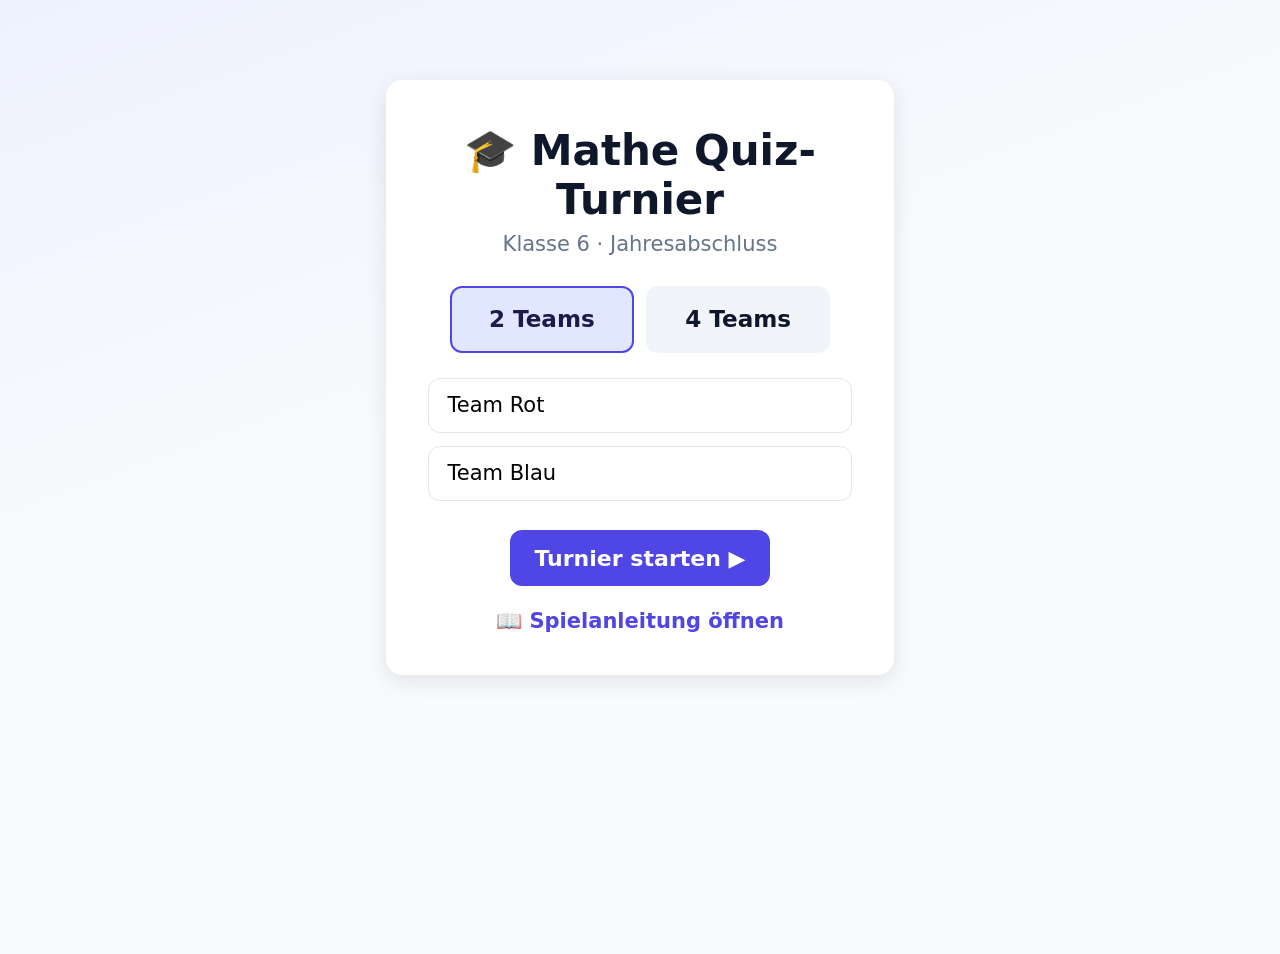
<file: index.html>
<!DOCTYPE html>
<html lang="de">
<head>
  <meta charset="utf-8">
  <meta name="viewport" content="width=device-width, initial-scale=1, viewport-fit=cover">
  <meta name="theme-color" content="#1e1b4b">
  <meta name="apple-mobile-web-app-capable" content="yes">
  <meta name="apple-mobile-web-app-status-bar-style" content="black-translucent">
  <title>Mathe Quiz-Turnier · Klasse 6</title>
  <link rel="manifest" href="manifest.webmanifest">
  <link rel="icon" href="icons/icon-192.png">
  <link rel="apple-touch-icon" href="icons/icon-192.png">
  <link rel="stylesheet" href="styles.css">
</head>
<body>
  <div id="app"></div>
  <script src="data.js"></script>
  <script src="app.js"></script>
</body>
</html>
</file>
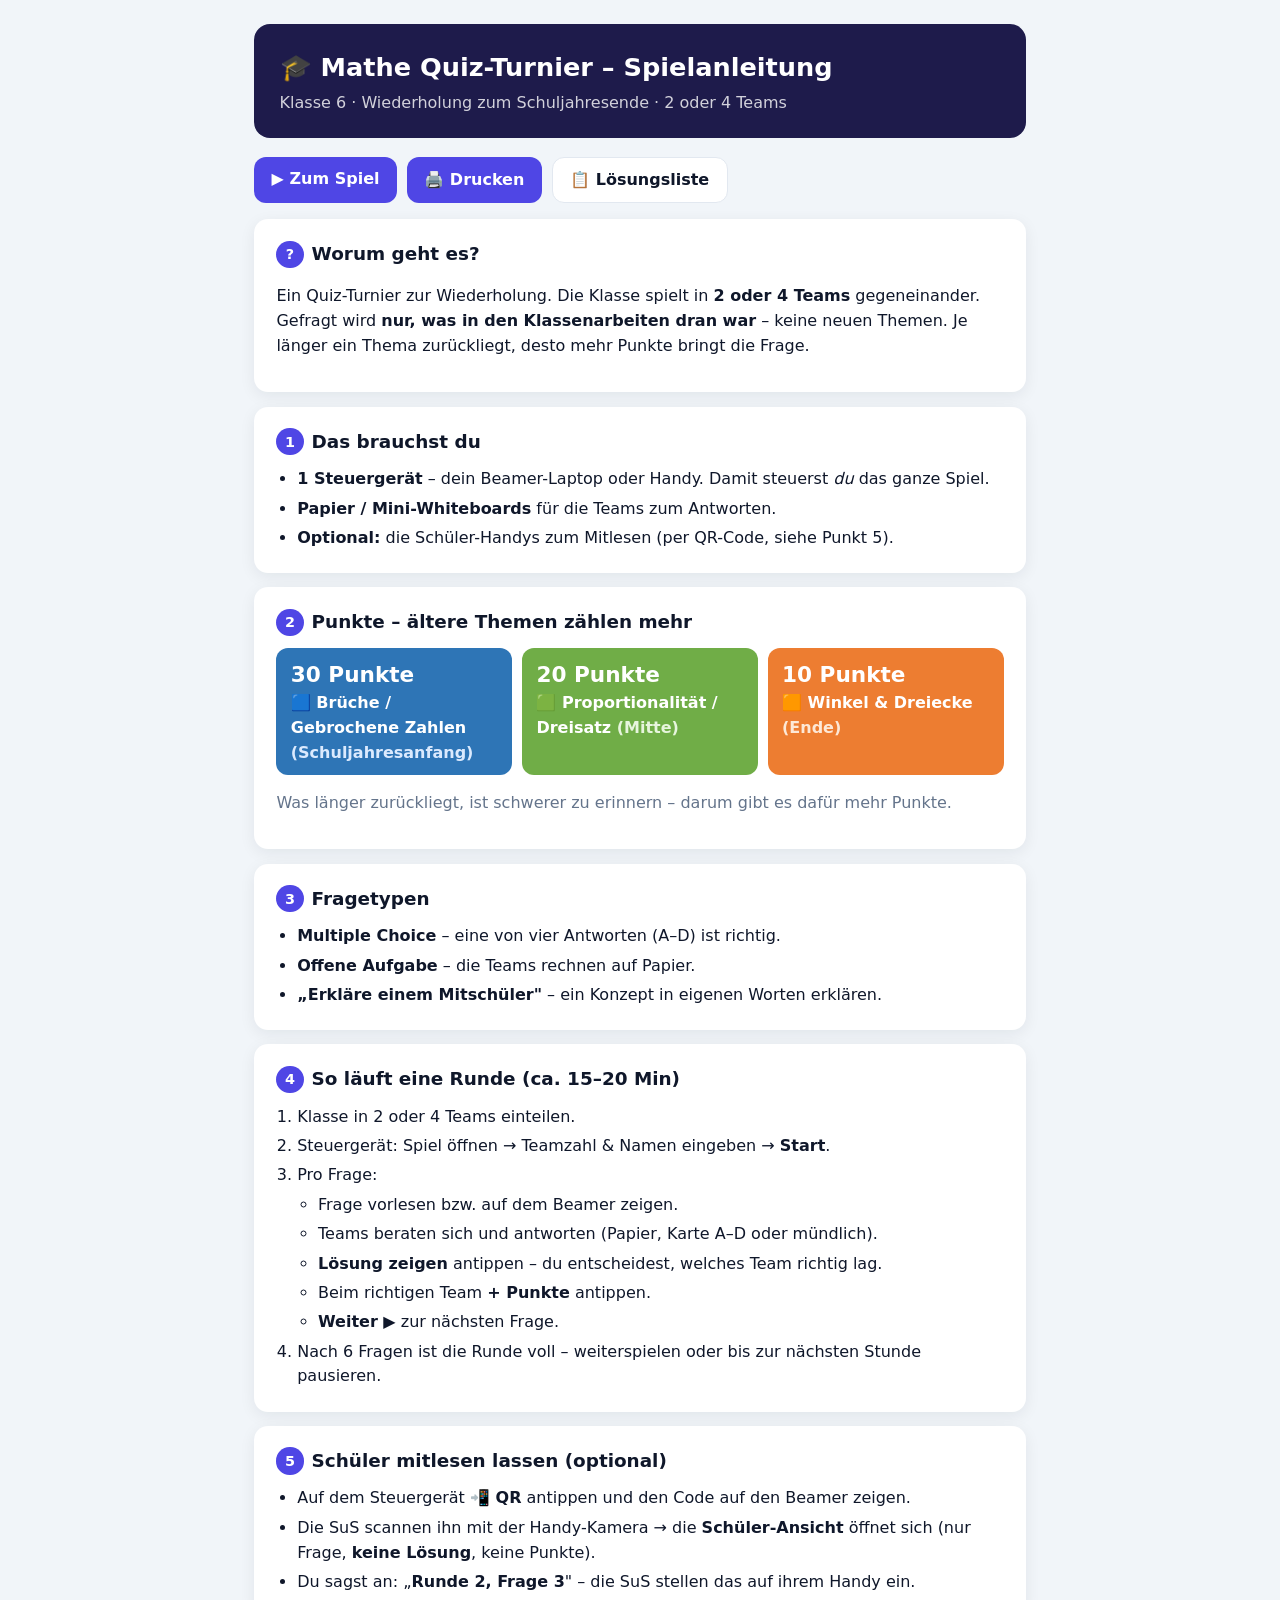
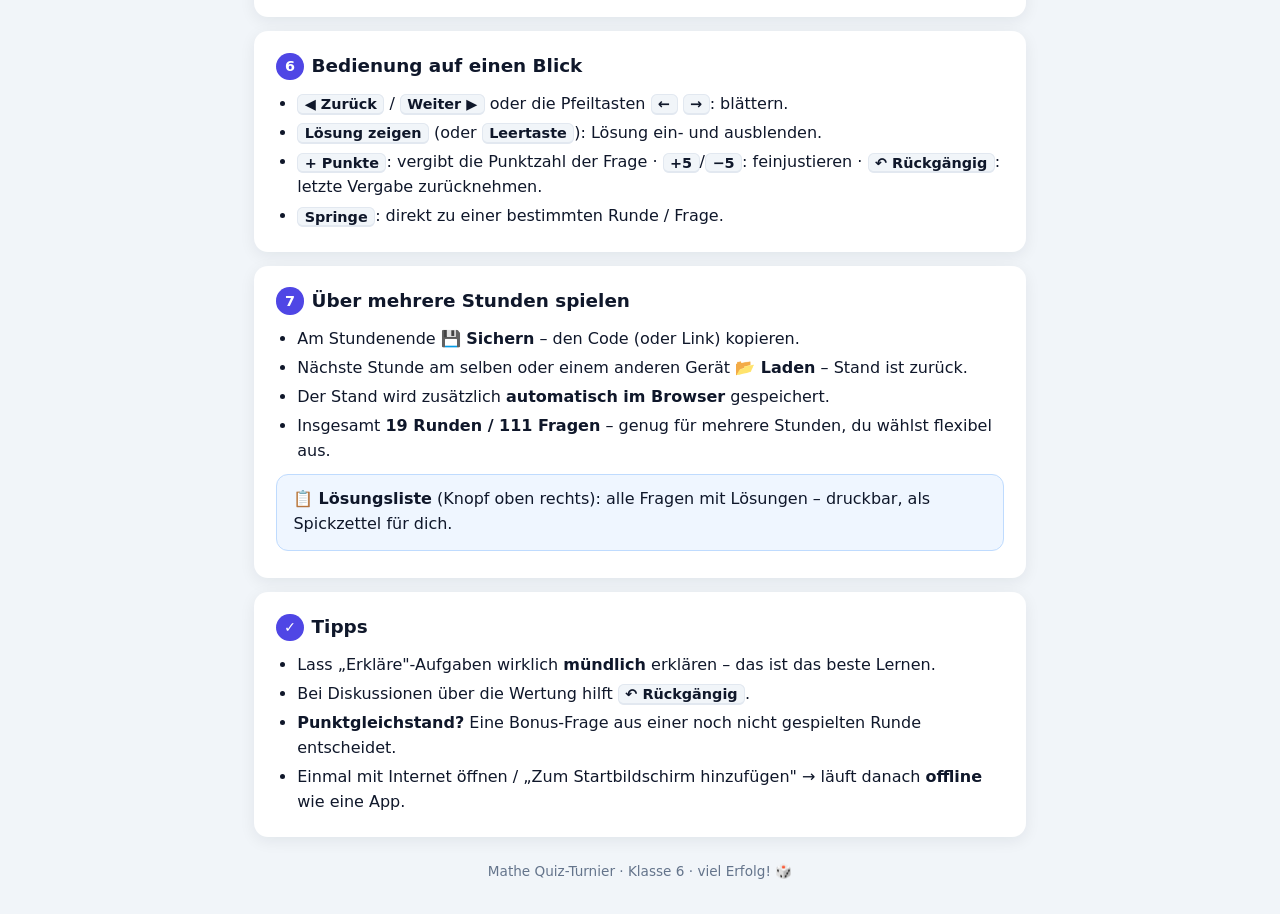
<file: anleitung.html>
<!DOCTYPE html>
<html lang="de">
<head>
  <meta charset="utf-8">
  <meta name="viewport" content="width=device-width, initial-scale=1">
  <title>Spielanleitung · Mathe Quiz-Turnier</title>
  <style>
    :root{ --ink:#0f172a; --muted:#64748b; --line:#e2e8f0; --indigo:#4f46e5; --indigo-d:#1e1b4b;
           --anfang:#2E75B6; --mitte:#70AD47; --ende:#ED7D31; }
    *{box-sizing:border-box}
    body{margin:0; font-family:"Segoe UI",system-ui,-apple-system,Roboto,Arial,sans-serif; color:var(--ink);
         background:#f1f5f9; line-height:1.55}
    .page{max-width:820px; margin:0 auto; padding:1.5rem}
    header{background:var(--indigo-d); color:#fff; border-radius:16px; padding:1.4rem 1.6rem; margin-bottom:1.2rem}
    header h1{margin:.1rem 0 .2rem; font-size:1.6rem}
    header p{margin:0; opacity:.8}
    .card{background:#fff; border-radius:14px; box-shadow:0 4px 16px rgba(15,23,42,.07); padding:1.1rem 1.4rem; margin:.9rem 0}
    h2{font-size:1.15rem; margin:.2rem 0 .7rem; display:flex; align-items:center; gap:.5rem}
    h2 .n{display:inline-grid; place-items:center; width:1.7rem; height:1.7rem; border-radius:50%;
          background:var(--indigo); color:#fff; font-size:.9rem; font-weight:800}
    ul,ol{margin:.3rem 0 .3rem 0; padding-left:1.3rem}
    li{margin:.28rem 0}
    .pts{display:flex; gap:.6rem; flex-wrap:wrap; margin:.4rem 0}
    .chip{flex:1 1 200px; border-radius:12px; padding:.6rem .9rem; color:#fff; font-weight:600}
    .chip b{font-size:1.35rem; display:block}
    .a{background:var(--anfang)} .m{background:var(--mitte)} .e{background:var(--ende)}
    kbd{background:#f1f5f9; border:1px solid var(--line); border-bottom-width:2px; border-radius:6px;
        padding:.05em .45em; font-family:inherit; font-weight:600; font-size:.9em}
    .tip{background:#eff6ff; border:1px solid #bfdbfe; border-radius:12px; padding:.8rem 1rem; margin:.6rem 0}
    .muted{color:var(--muted)}
    .btns{display:flex; gap:.6rem; flex-wrap:wrap; margin:1rem 0}
    .btns a, .btns button{font:inherit; font-weight:600; text-decoration:none; cursor:pointer; border:0;
        border-radius:12px; padding:.6em 1.1em; background:var(--indigo); color:#fff}
    .btns a.ghost{background:#fff; color:var(--ink); border:1.5px solid var(--line)}
    footer{color:var(--muted); font-size:.85rem; text-align:center; margin:1.5rem 0 .5rem}
    @media print{ body{background:#fff} .card{box-shadow:none; border:1px solid #e2e8f0; break-inside:avoid}
                  .btns{display:none} header{background:#1e1b4b !important; -webkit-print-color-adjust:exact; print-color-adjust:exact}
                  .chip,.tip{-webkit-print-color-adjust:exact; print-color-adjust:exact} }
  </style>
</head>
<body>
<div class="page">
  <header>
    <h1>🎓 Mathe Quiz-Turnier – Spielanleitung</h1>
    <p>Klasse 6 · Wiederholung zum Schuljahresende · 2 oder 4 Teams</p>
  </header>

  <div class="btns">
    <a href="index.html">▶ Zum Spiel</a>
    <button onclick="window.print()">🖨️ Drucken</button>
    <a class="ghost" href="index.html?ansicht=loesungen">📋 Lösungsliste</a>
  </div>

  <div class="card">
    <h2><span class="n">?</span> Worum geht es?</h2>
    <p>Ein Quiz-Turnier zur Wiederholung. Die Klasse spielt in <b>2 oder 4 Teams</b> gegeneinander.
    Gefragt wird <b>nur, was in den Klassenarbeiten dran war</b> – keine neuen Themen.
    Je länger ein Thema zurückliegt, desto mehr Punkte bringt die Frage.</p>
  </div>

  <div class="card">
    <h2><span class="n">1</span> Das brauchst du</h2>
    <ul>
      <li><b>1 Steuergerät</b> – dein Beamer-Laptop oder Handy. Damit steuerst <i>du</i> das ganze Spiel.</li>
      <li><b>Papier / Mini-Whiteboards</b> für die Teams zum Antworten.</li>
      <li><b>Optional:</b> die Schüler-Handys zum Mitlesen (per QR-Code, siehe Punkt 5).</li>
    </ul>
  </div>

  <div class="card">
    <h2><span class="n">2</span> Punkte – ältere Themen zählen mehr</h2>
    <div class="pts">
      <div class="chip a"><b>30 Punkte</b>🟦 Brüche / Gebrochene Zahlen <span class="muted" style="color:#dbeafe">(Schuljahres­anfang)</span></div>
      <div class="chip m"><b>20 Punkte</b>🟩 Proportionalität / Dreisatz <span style="color:#e7f5dd">(Mitte)</span></div>
      <div class="chip e"><b>10 Punkte</b>🟧 Winkel &amp; Dreiecke <span style="color:#fde8d6">(Ende)</span></div>
    </div>
    <p class="muted">Was länger zurückliegt, ist schwerer zu erinnern – darum gibt es dafür mehr Punkte.</p>
  </div>

  <div class="card">
    <h2><span class="n">3</span> Fragetypen</h2>
    <ul>
      <li><b>Multiple Choice</b> – eine von vier Antworten (A–D) ist richtig.</li>
      <li><b>Offene Aufgabe</b> – die Teams rechnen auf Papier.</li>
      <li><b>„Erkläre einem Mitschüler"</b> – ein Konzept in eigenen Worten erklären.</li>
    </ul>
  </div>

  <div class="card">
    <h2><span class="n">4</span> So läuft eine Runde (ca. 15–20 Min)</h2>
    <ol>
      <li>Klasse in 2 oder 4 Teams einteilen.</li>
      <li>Steuergerät: Spiel öffnen → Teamzahl &amp; Namen eingeben → <b>Start</b>.</li>
      <li>Pro Frage:
        <ul>
          <li>Frage vorlesen bzw. auf dem Beamer zeigen.</li>
          <li>Teams beraten sich und antworten (Papier, Karte A–D oder mündlich).</li>
          <li><b>Lösung zeigen</b> antippen – du entscheidest, welches Team richtig lag.</li>
          <li>Beim richtigen Team <b>+ Punkte</b> antippen.</li>
          <li><b>Weiter ▶</b> zur nächsten Frage.</li>
        </ul>
      </li>
      <li>Nach 6 Fragen ist die Runde voll – weiterspielen oder bis zur nächsten Stunde pausieren.</li>
    </ol>
  </div>

  <div class="card">
    <h2><span class="n">5</span> Schüler mitlesen lassen (optional)</h2>
    <ul>
      <li>Auf dem Steuergerät <b>📲 QR</b> antippen und den Code auf den Beamer zeigen.</li>
      <li>Die SuS scannen ihn mit der Handy-Kamera → die <b>Schüler-Ansicht</b> öffnet sich (nur Frage, <b>keine Lösung</b>, keine Punkte).</li>
      <li>Du sagst an: „<b>Runde 2, Frage 3</b>" – die SuS stellen das auf ihrem Handy ein.</li>
    </ul>
  </div>

  <div class="card">
    <h2><span class="n">6</span> Bedienung auf einen Blick</h2>
    <ul>
      <li><kbd>◀ Zurück</kbd> / <kbd>Weiter ▶</kbd> oder die Pfeiltasten <kbd>←</kbd> <kbd>→</kbd>: blättern.</li>
      <li><kbd>Lösung zeigen</kbd> (oder <kbd>Leertaste</kbd>): Lösung ein- und ausblenden.</li>
      <li><kbd>+ Punkte</kbd>: vergibt die Punktzahl der Frage · <kbd>+5</kbd>/<kbd>−5</kbd>: feinjustieren · <kbd>↶ Rückgängig</kbd>: letzte Vergabe zurücknehmen.</li>
      <li><kbd>Springe</kbd>: direkt zu einer bestimmten Runde / Frage.</li>
    </ul>
  </div>

  <div class="card">
    <h2><span class="n">7</span> Über mehrere Stunden spielen</h2>
    <ul>
      <li>Am Stundenende <b>💾 Sichern</b> – den Code (oder Link) kopieren.</li>
      <li>Nächste Stunde am selben oder einem anderen Gerät <b>📂 Laden</b> – Stand ist zurück.</li>
      <li>Der Stand wird zusätzlich <b>automatisch im Browser</b> gespeichert.</li>
      <li>Insgesamt <b>19 Runden / 111 Fragen</b> – genug für mehrere Stunden, du wählst flexibel aus.</li>
    </ul>
    <div class="tip">📋 <b>Lösungsliste</b> (Knopf oben rechts): alle Fragen mit Lösungen – druckbar, als Spickzettel für dich.</div>
  </div>

  <div class="card">
    <h2><span class="n">✓</span> Tipps</h2>
    <ul>
      <li>Lass „Erkläre"-Aufgaben wirklich <b>mündlich</b> erklären – das ist das beste Lernen.</li>
      <li>Bei Diskussionen über die Wertung hilft <kbd>↶ Rückgängig</kbd>.</li>
      <li><b>Punktgleichstand?</b> Eine Bonus-Frage aus einer noch nicht gespielten Runde entscheidet.</li>
      <li>Einmal mit Internet öffnen / „Zum Startbildschirm hinzufügen" → läuft danach <b>offline</b> wie eine App.</li>
    </ul>
  </div>

  <footer>Mathe Quiz-Turnier · Klasse 6 · viel Erfolg! 🎲</footer>
</div>
</body>
</html>
</file>
<file: styles.css>
:root{
  --bg:#0f172a; --panel:#ffffff; --ink:#0f172a; --muted:#64748b;
  --line:#e2e8f0; --soft:#f1f5f9;
  --anfang:#2E75B6; --mitte:#70AD47; --ende:#ED7D31;
  --indigo:#4f46e5; --indigo-d:#1e1b4b;
  --good:#16a34a; --good-bg:#dcfce7; --warn:#dc2626;
  --r:16px; --shadow:0 6px 22px rgba(15,23,42,.10);
  font-size:clamp(16px, 1.1vw + 13px, 21px);
}
*{box-sizing:border-box}
html,body{margin:0;padding:0}
body{
  font-family:"Segoe UI",system-ui,-apple-system,Roboto,Arial,sans-serif;
  color:var(--ink); background:linear-gradient(160deg,#eef2ff,#f8fafc 40%);
  min-height:100dvh; -webkit-tap-highlight-color:transparent;
}
button{font:inherit; cursor:pointer; border:0; border-radius:12px; padding:.55em .9em; background:var(--soft); color:var(--ink); transition:transform .05s, filter .15s}
button:active{transform:translateY(1px)}
button.primary{background:var(--indigo); color:#fff; font-weight:700}
button.ghost{background:transparent; border:1.5px solid var(--line)}
button.big{padding:.7em 1.1em; font-size:1.05em}
button:hover{filter:brightness(.97)}
.row{display:flex; gap:.55rem; align-items:center; flex-wrap:wrap}
.spacer{flex:1}
.hidden{display:none !important}

/* ---------- App shell ---------- */
.wrap{max-width:1180px; margin:0 auto; padding:clamp(.6rem,2vw,1.3rem)}
header.top{
  display:flex; align-items:center; gap:.8rem; flex-wrap:wrap;
  background:var(--indigo-d); color:#fff; border-radius:var(--r);
  padding:.7rem 1rem; box-shadow:var(--shadow); margin-bottom:1rem;
}
header.top .brand{display:flex; flex-direction:column; line-height:1.05}
header.top .brand b{font-size:1.15em}
header.top .brand span{font-size:.72em; opacity:.7}
header.top .actions{margin-left:auto; display:flex; gap:.4rem; flex-wrap:wrap}
header.top .actions button{background:rgba(255,255,255,.12); color:#fff}
header.top .actions button:hover{background:rgba(255,255,255,.22)}

.posbadge{
  display:inline-flex; flex-direction:column; align-items:center; justify-content:center;
  background:rgba(255,255,255,.14); border-radius:12px; padding:.3rem .8rem; line-height:1.05
}
.posbadge b{font-size:1.15em}
.posbadge span{font-size:.66em; opacity:.75; text-transform:uppercase; letter-spacing:.06em}

/* ---------- Layout grid ---------- */
.grid{display:grid; grid-template-columns:1fr 340px; gap:1rem; align-items:start}
@media (max-width:820px){ .grid{grid-template-columns:1fr} }

/* ---------- Question card ---------- */
.card{background:var(--panel); border-radius:var(--r); box-shadow:var(--shadow); padding:clamp(1rem,3vw,1.8rem)}
.qhead{display:flex; gap:.5rem; align-items:center; flex-wrap:wrap; margin-bottom:1rem}
.pill{display:inline-flex; align-items:center; gap:.4em; font-weight:700; font-size:.8rem;
  padding:.32em .7em; border-radius:999px; color:#fff}
.pill.type{background:#334155}
.pts{margin-left:auto; font-weight:800; font-size:1.05rem; background:#fef9c3; color:#854d0e;
  border-radius:999px; padding:.3em .8em; border:1.5px solid #fde68a}
.qtext{font-size:1.45rem; line-height:1.5; font-weight:600}
.options{list-style:none; margin:1.3rem 0 0; padding:0; display:grid; gap:.6rem}
.options li{display:flex; gap:.8rem; align-items:center; background:var(--soft);
  border:2px solid transparent; border-radius:14px; padding:.75rem 1rem; font-size:1.2rem}
.options .letter{flex:0 0 2rem; height:2rem; border-radius:50%; background:#fff; border:1.5px solid var(--line);
  display:grid; place-items:center; font-weight:800; color:var(--muted)}
.options li.correct{background:var(--good-bg); border-color:var(--good)}
.options li.correct .letter{background:var(--good); color:#fff; border-color:var(--good)}
.solution{margin-top:1.3rem; background:#eff6ff; border:1.5px solid #bfdbfe; border-radius:14px;
  padding:1rem 1.1rem; font-size:1.12rem; line-height:1.55}
.solution h4{margin:.1rem 0 .5rem; font-size:.8rem; text-transform:uppercase; letter-spacing:.08em; color:#1d4ed8}
.navbar{display:flex; gap:.6rem; align-items:center; margin-top:1.3rem; flex-wrap:wrap}
.jump{display:flex; gap:.4rem; align-items:center; margin-left:auto}
.jump select{font:inherit; padding:.45em .5em; border-radius:10px; border:1.5px solid var(--line); background:#fff}

/* ---------- Scoreboard ---------- */
.scoreboard{display:grid; gap:.8rem}
.scoreboard h3{margin:.2rem 0 .2rem; font-size:.78rem; text-transform:uppercase; letter-spacing:.08em; color:var(--muted)}
.team{background:var(--panel); border-radius:var(--r); box-shadow:var(--shadow); padding:.9rem 1rem;
  border-left:7px solid var(--tc,#94a3b8)}
.team .tname{font-weight:800; font-size:1.05rem; display:flex; align-items:center; gap:.5rem}
.team .tscore{font-size:2.1rem; font-weight:800; line-height:1; margin:.2rem 0 .55rem}
.team .tbtns{display:flex; gap:.4rem; flex-wrap:wrap}
.team .award{background:var(--indigo); color:#fff; font-weight:700; flex:1}
.team .step{width:2.4rem; text-align:center; background:var(--soft)}
.mini{font-size:.8rem; color:var(--muted)}
.toolbar{display:flex; gap:.4rem; margin-top:.2rem; flex-wrap:wrap}

/* ---------- Setup ---------- */
.setup{max-width:560px; margin:6vh auto 0; text-align:center}
.setup .card{padding:2rem}
.setup h1{margin:.2rem 0 .4rem}
.setup p{color:var(--muted); margin:.2rem 0 1.4rem}
.teamcount{display:flex; gap:.6rem; justify-content:center; margin-bottom:1.2rem}
.teamcount button{padding:.8em 1.6em; font-size:1.1em; font-weight:700; background:var(--soft); border:2px solid transparent}
.teamcount button.sel{background:#e0e7ff; border-color:var(--indigo); color:var(--indigo-d)}
.nameinputs{display:grid; gap:.6rem; margin-bottom:1.4rem}
.nameinputs input{font:inherit; padding:.7em .9em; border-radius:12px; border:1.5px solid var(--line)}

/* ---------- Modal ---------- */
.overlay{position:fixed; inset:0; background:rgba(15,23,42,.55); display:grid; place-items:center; padding:1rem; z-index:50}
.modal{background:#fff; border-radius:var(--r); box-shadow:var(--shadow); padding:1.4rem; max-width:520px; width:100%}
.modal h3{margin:.1rem 0 .8rem}
.modal textarea{width:100%; min-height:120px; font:inherit; font-size:.85rem; border-radius:12px; border:1.5px solid var(--line); padding:.7rem; resize:vertical}
.modal .row{justify-content:flex-end; margin-top:1rem}

/* ---------- Student view ---------- */
.student{max-width:760px; margin:0 auto}
.student .selbar{display:flex; gap:.6rem; align-items:center; justify-content:center; margin-bottom:1rem; flex-wrap:wrap}
.student .selbar select{font:inherit; font-size:1.05rem; padding:.5em .7em; border-radius:12px; border:1.5px solid var(--line); background:#fff}
.student .qtext{font-size:1.7rem}
.student .options li{font-size:1.35rem}
.student .hint{text-align:center; color:var(--muted); margin-top:1.2rem; font-size:.95rem}
.studenthead{text-align:center; margin-bottom:.6rem}
.studenthead .pos{font-size:1.6rem; font-weight:800; color:var(--indigo-d)}

/* ---------- Loesungen / Druck ---------- */
.loes{max-width:900px; margin:0 auto}
.loes .ltop{display:flex; align-items:center; gap:1rem; margin-bottom:1rem}
.loes .ronde{margin:1.4rem 0 .4rem; font-weight:800; color:var(--indigo-d); border-bottom:2px solid var(--line); padding-bottom:.3rem}
.litem{background:#fff; border-radius:12px; box-shadow:var(--shadow); padding:.9rem 1.1rem; margin:.6rem 0}
.litem .lq{font-weight:600; font-size:1.1rem}
.litem .meta{font-size:.75rem; color:var(--muted); margin-bottom:.3rem}
.litem .la{margin-top:.5rem; color:#166534; background:#f0fdf4; border-radius:10px; padding:.5rem .7rem}
.litem ol.lopts{margin:.5rem 0 0; padding-left:1.4rem}
.litem ol.lopts li.ok{font-weight:800; color:#166534}

/* ---------- Fraction rendering ---------- */
.frac{display:inline-flex; flex-direction:column; vertical-align:-0.45em; text-align:center; margin:0 .12em}
.frac .fn{border-bottom:.09em solid currentColor; padding:0 .28em; line-height:1.12}
.frac .fd{padding:0 .28em; line-height:1.12}

@media print{
  body{background:#fff}
  .ltop, .no-print{display:none !important}
  .litem{box-shadow:none; border:1px solid #ddd; break-inside:avoid}
  header.top{display:none}
}
</file>
